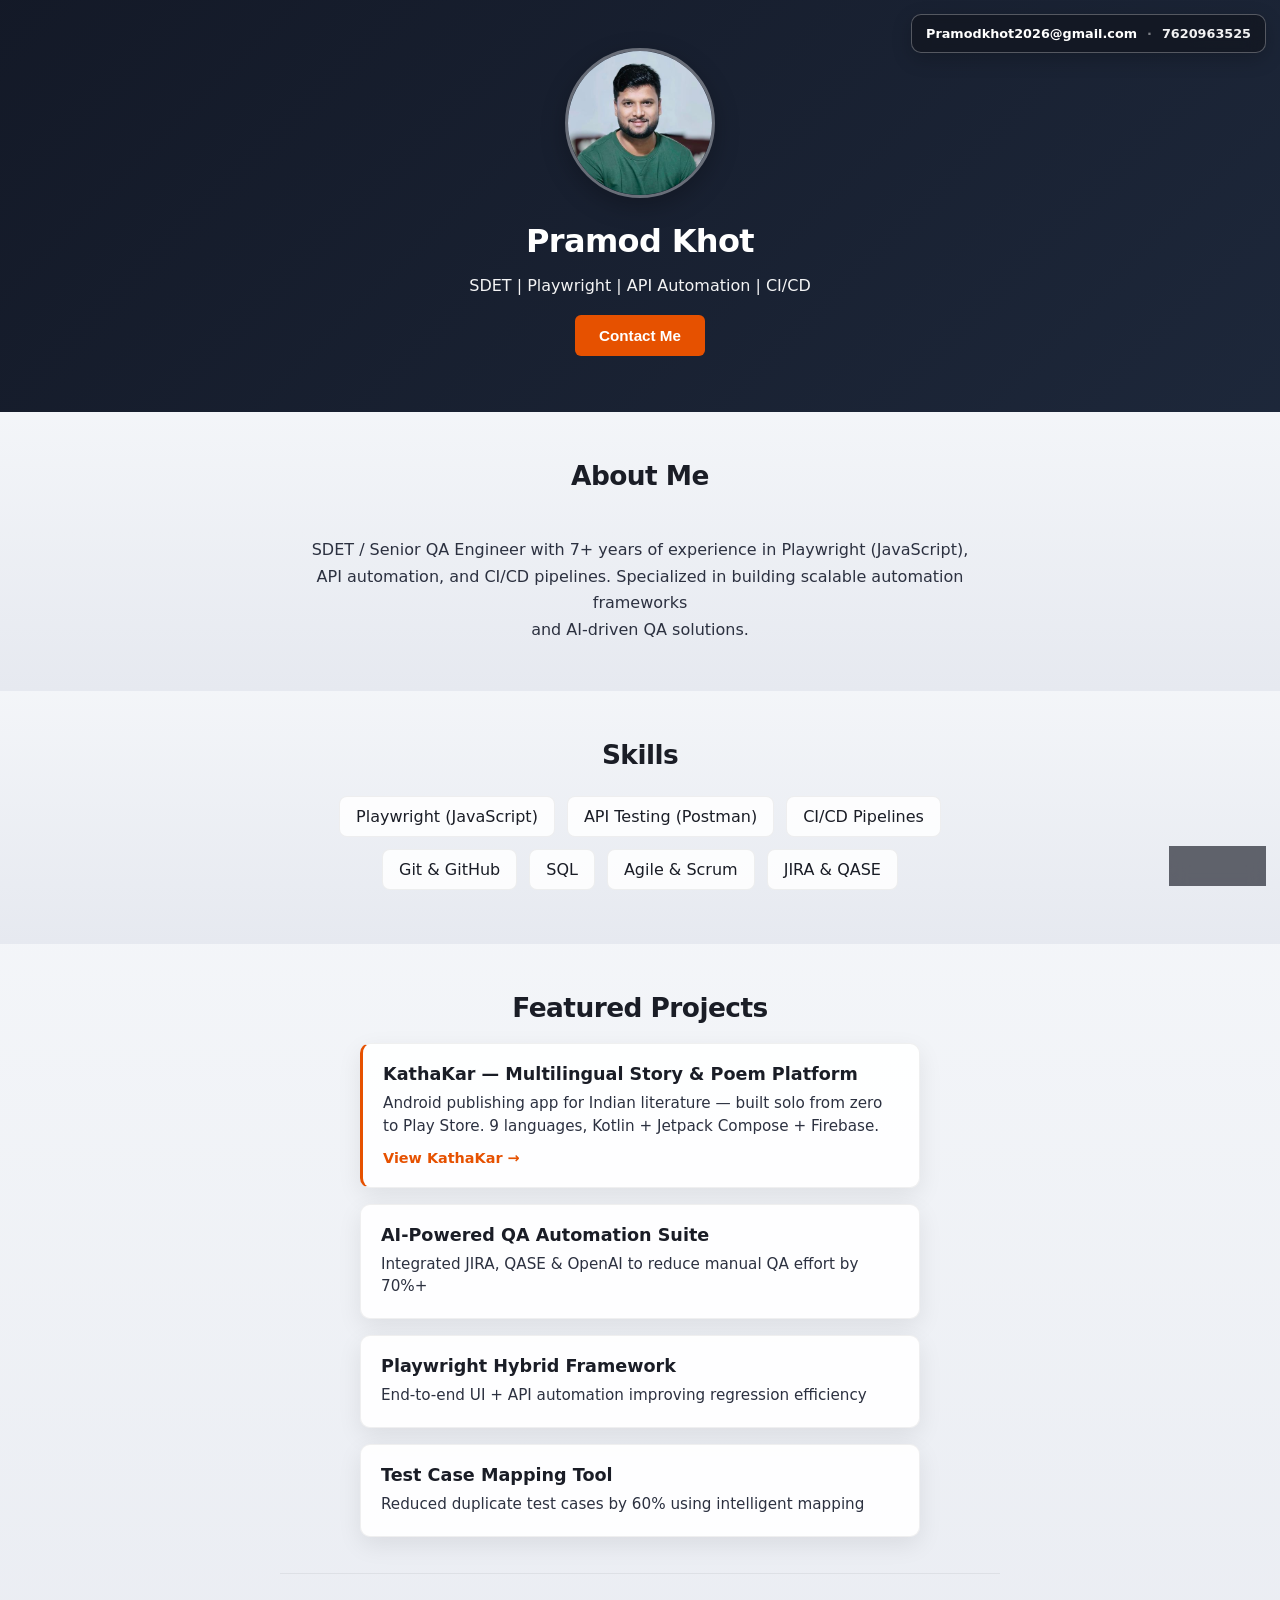
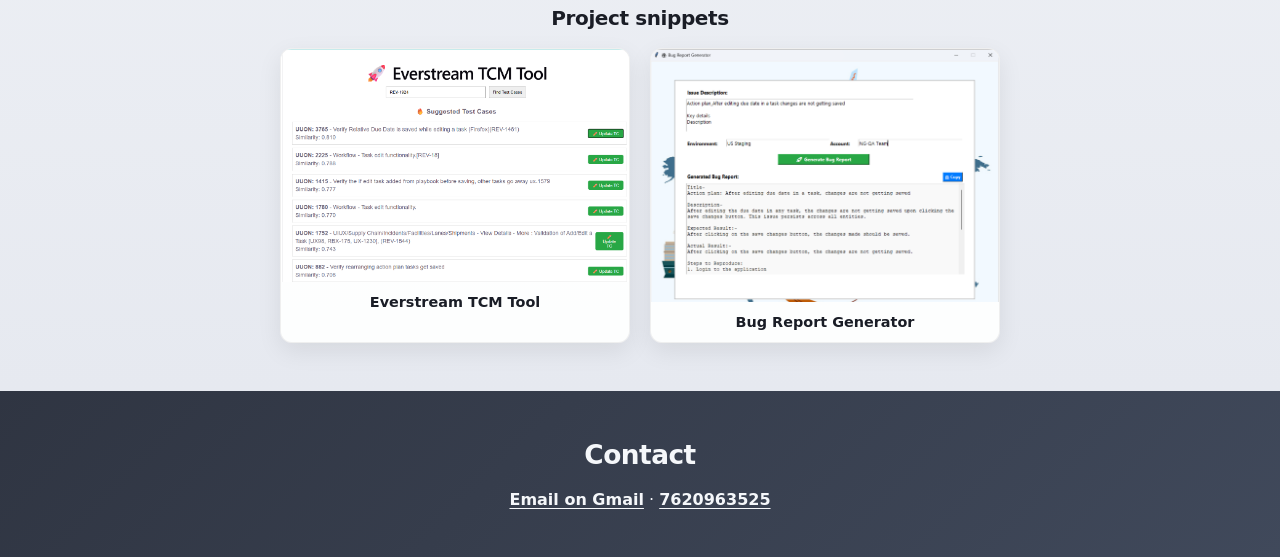
<file: index.html>
<!DOCTYPE html>
<html lang="en" data-theme="light">
<head>
  <meta charset="UTF-8">
  <meta name="viewport" content="width=device-width, initial-scale=1.0">
  <title>Pramod Khot | QA Automation Engineer</title>
  <link rel="stylesheet" href="style.css">
</head>
<body>

<div class="top-contact" aria-label="Quick contact">
  <a
    class="top-contact__email"
    href="https://mail.google.com/mail/?view=cm&amp;fs=1&amp;to=Pramodkhot2026@gmail.com"
    target="_blank"
    rel="noopener noreferrer"
  >Pramodkhot2026@gmail.com</a>
  <span class="top-contact__sep" aria-hidden="true">·</span>
  <a class="top-contact__phone" href="tel:+917620963525">7620963525</a>
</div>

<header class="hero">
  <div class="container">
    <img src="profile.jpg" alt="Profile" class="profile-img">
    <h1>Pramod Khot</h1>
    <p>SDET | Playwright | API Automation | CI/CD</p>
    <button type="button" onclick="showContact()">Contact Me</button>
  </div>
</header>

<section class="about section-panel">
  <div class="section-panel__inner">
    <h2>About Me</h2>
    <p id="about-text"></p>
  </div>
</section>

<section class="skills section-panel">
  <div class="section-panel__inner">
    <h2>Skills</h2>
    <ul id="skills-list"></ul>
  </div>
</section>

<section class="projects section-panel">
  <div class="section-panel__inner">
    <h2>Featured Projects</h2>
    <div class="project-card project-card--kathakar">
      <h3>KathaKar — Multilingual Story &amp; Poem Platform</h3>
      <p>Android publishing app for Indian literature — built solo from zero to Play Store. 9 languages, Kotlin + Jetpack Compose + Firebase.</p>
      <a href="kathakar.html" class="project-card__link">View KathaKar →</a>
    </div>

    <div class="project-card">
      <h3>AI-Powered QA Automation Suite</h3>
      <p>Integrated JIRA, QASE & OpenAI to reduce manual QA effort by 70%+</p>
    </div>

    <div class="project-card">
      <h3>Playwright Hybrid Framework</h3>
      <p>End-to-end UI + API automation improving regression efficiency</p>
    </div>

    <div class="project-card">
      <h3>Test Case Mapping Tool</h3>
      <p>Reduced duplicate test cases by 60% using intelligent mapping</p>
    </div>

    <div class="project-snippets">
      <h3 class="project-snippets__title">Project snippets</h3>
      <div class="project-snippets__grid">
        <figure class="project-snippet">
          <img
            src="TCM.png"
            loading="lazy"
            decoding="async"
            alt="Everstream TCM Tool: search and suggested test cases with similarity scores"
          >
          <figcaption>Everstream TCM Tool</figcaption>
        </figure>
        <figure class="project-snippet">
          <img
            src="bugGEn.png"
            loading="lazy"
            decoding="async"
            alt="Bug Report Generator: issue fields and generated bug report output"
          >
          <figcaption>Bug Report Generator</figcaption>
        </figure>
      </div>
    </div>
  </div>
</section>

<section class="contact section-panel" id="contact">
  <div class="section-panel__inner">
    <h2>Contact</h2>
    <p class="contact__links">
      <a
        href="https://mail.google.com/mail/?view=cm&amp;fs=1&amp;to=Pramodkhot2026@gmail.com"
        target="_blank"
        rel="noopener noreferrer"
      >Email on Gmail</a>
      <span class="contact__sep" aria-hidden="true"> · </span>
      <a href="tel:+917620963525">7620963525</a>
    </p>
  </div>
</section>

<button type="button" class="theme-toggle" id="theme-toggle" aria-label="Switch to night mode" title="Day / night">
  <span class="theme-toggle__icon" aria-hidden="true">☀</span>
  <span class="theme-toggle__label">Night</span>
</button>

<script src="script.js"></script>
</body>
</html>
<!-- Fri Jun 26 15:22:40 IST 2026 -->
</file>
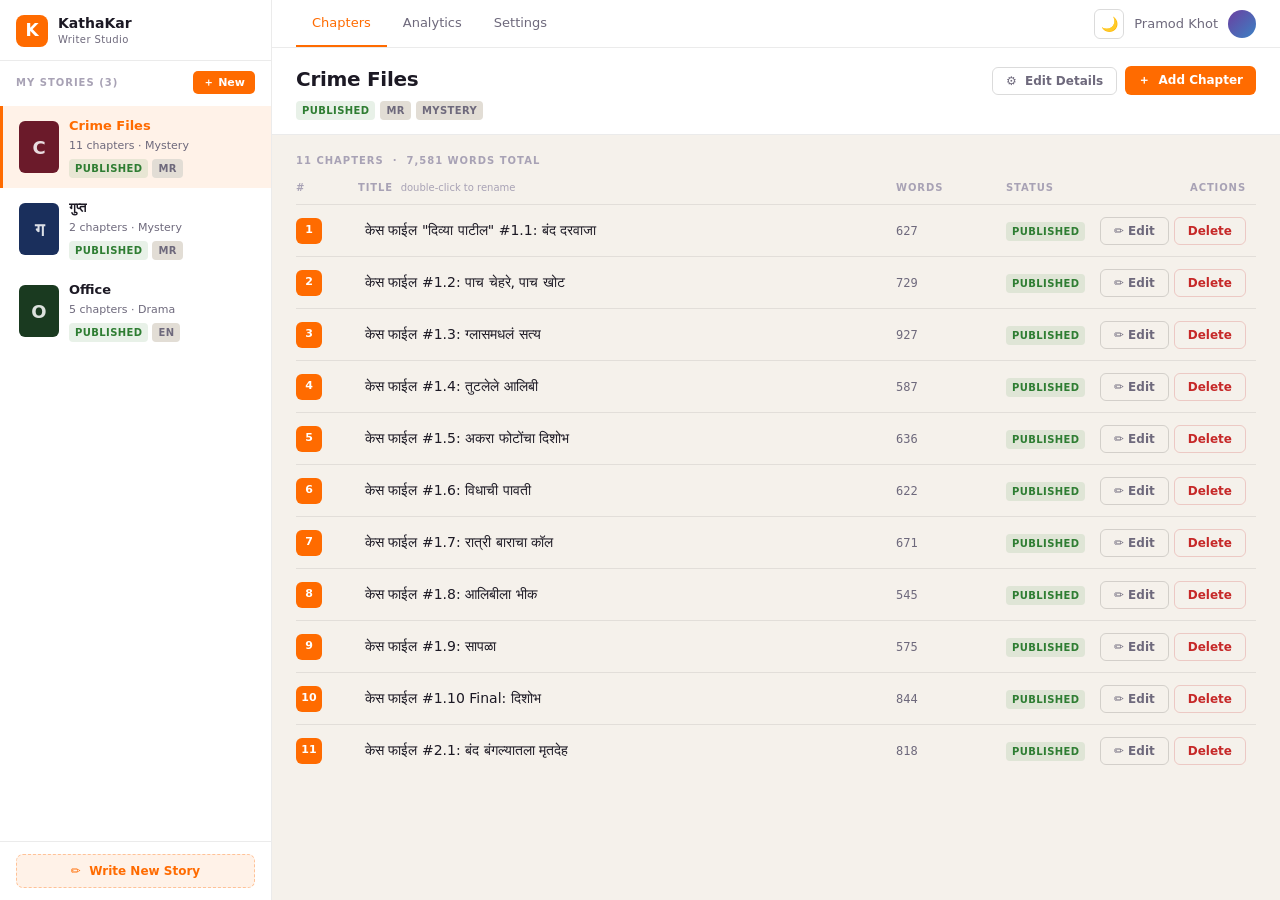
<file: writer-dashboard.html>
<!DOCTYPE html>
<html lang="en">
<head>
<meta charset="UTF-8">
<meta name="viewport" content="width=device-width, initial-scale=1.0">
<title>KathaKar — Writer Studio</title>
<style>
/* ── TOKENS ─────────────────────────────── */
:root {
  --bg:          #F5F1EB;
  --surface:     #FFFFFF;
  --surface-2:   #EDE9E2;
  --surface-3:   #E2DDD5;
  --text:        #1C1924;
  --muted:       #6E697C;
  --subtle:      #A8A2B5;
  --accent:      #FF6B00;
  --accent-hi:   #FF7D1A;
  --accent-dim:  rgba(255,107,0,0.09);
  --accent-dim2: rgba(255,107,0,0.17);
  --border:      rgba(0,0,0,0.08);
  --border-hi:   rgba(0,0,0,0.14);
  --green:       #2E7D32;
  --green-dim:   rgba(46,125,50,0.11);
  --red:         #C62828;
  --red-dim:     rgba(198,40,40,0.09);
  --shadow-sm:   0 1px 3px rgba(0,0,0,0.10), 0 1px 2px rgba(0,0,0,0.06);
  --sidebar:     272px;
}
@media (prefers-color-scheme: dark) {
  :root {
    --bg:        #0E0E12;
    --surface:   #17171C;
    --surface-2: #1F1F28;
    --surface-3: #272733;
    --text:      #F0EDE8;
    --muted:     #8B8799;
    --subtle:    #5A5768;
    --border:    rgba(255,255,255,0.07);
    --border-hi: rgba(255,255,255,0.13);
    --green:     #4CAF50;
    --green-dim: rgba(76,175,80,0.13);
    --red:       #EF5350;
    --red-dim:   rgba(239,83,80,0.12);
    --shadow-sm: 0 1px 3px rgba(0,0,0,0.4), 0 1px 2px rgba(0,0,0,0.3);
  }
}
:root[data-theme="light"] {
  --bg:#F5F1EB; --surface:#FFFFFF; --surface-2:#EDE9E2; --surface-3:#E2DDD5;
  --text:#1C1924; --muted:#6E697C; --subtle:#A8A2B5;
  --border:rgba(0,0,0,0.08); --border-hi:rgba(0,0,0,0.14);
  --green:#2E7D32; --green-dim:rgba(46,125,50,0.11);
  --red:#C62828; --red-dim:rgba(198,40,40,0.09);
  --shadow-sm:0 1px 3px rgba(0,0,0,0.10),0 1px 2px rgba(0,0,0,0.06);
}
:root[data-theme="dark"] {
  --bg:#0E0E12; --surface:#17171C; --surface-2:#1F1F28; --surface-3:#272733;
  --text:#F0EDE8; --muted:#8B8799; --subtle:#5A5768;
  --border:rgba(255,255,255,0.07); --border-hi:rgba(255,255,255,0.13);
  --green:#4CAF50; --green-dim:rgba(76,175,80,0.13);
  --red:#EF5350; --red-dim:rgba(239,83,80,0.12);
  --shadow-sm:0 1px 3px rgba(0,0,0,0.4),0 1px 2px rgba(0,0,0,0.3);
}

/* ── RESET ──────────────────────────────── */
*,*::before,*::after { box-sizing:border-box; margin:0; padding:0 }
html,body { height:100%; overflow:hidden }
body {
  font-family: system-ui, -apple-system, BlinkMacSystemFont, 'Segoe UI', sans-serif;
  background: var(--bg); color: var(--text);
  font-size: 14px; line-height: 1.5;
  -webkit-font-smoothing: antialiased;
  transition: background-color .25s, color .25s;
}

/* ── APP SHELL ──────────────────────────── */
.app { display:flex; height:100vh }

/* ── SIDEBAR ────────────────────────────── */
.sidebar {
  width: var(--sidebar); flex-shrink:0;
  background: var(--surface); border-right: 1px solid var(--border);
  display:flex; flex-direction:column; overflow:hidden;
  transition: background .25s, border-color .25s;
}
.sidebar-logo {
  display:flex; align-items:center; gap:10px;
  padding:15px 16px 13px; border-bottom:1px solid var(--border); flex-shrink:0;
}
.logo-box {
  width:32px; height:32px; border-radius:8px; background:var(--accent);
  color:#fff; font-size:17px; font-weight:900;
  display:flex; align-items:center; justify-content:center; flex-shrink:0;
}
.logo-text { font-size:14px; font-weight:700; line-height:1.2 }
.logo-sub  { font-size:10px; color:var(--muted); letter-spacing:.04em }
.sidebar-head {
  display:flex; align-items:center; justify-content:space-between;
  padding:10px 16px 8px; flex-shrink:0;
}
.sidebar-label {
  font-size:10px; font-weight:700; letter-spacing:.1em;
  text-transform:uppercase; color:var(--subtle);
}
.btn-new {
  display:inline-flex; align-items:center; gap:3px;
  padding:4px 10px; background:var(--accent); color:#fff;
  border:none; border-radius:5px; font-size:11px; font-weight:700;
  cursor:pointer; font-family:inherit; transition:background .15s;
}
.btn-new:hover { background:var(--accent-hi) }
.story-list { flex:1; overflow-y:auto; padding:4px 0 }
.story-item {
  display:flex; align-items:center; gap:10px; padding:10px 16px;
  cursor:pointer; border-left:3px solid transparent;
  transition:background .12s, border-color .12s;
}
.story-item:hover  { background:var(--surface-2) }
.story-item.active { background:var(--accent-dim); border-left-color:var(--accent) }
.story-cover {
  width:40px; height:52px; border-radius:6px; flex-shrink:0;
  display:flex; align-items:center; justify-content:center;
  font-size:18px; font-weight:900; color:rgba(255,255,255,.85);
}
.story-info { min-width:0 }
.story-name {
  font-size:13px; font-weight:600;
  white-space:nowrap; overflow:hidden; text-overflow:ellipsis; color:var(--text);
}
.story-item.active .story-name { color:var(--accent) }
.story-meta  { font-size:11px; color:var(--muted); margin-top:2px }
.story-pills { display:flex; gap:4px; margin-top:5px; flex-wrap:wrap }
.badge {
  display:inline-flex; align-items:center;
  padding:2px 6px; border-radius:4px;
  font-size:10px; font-weight:700; letter-spacing:.04em; text-transform:uppercase;
  font-variant-numeric:tabular-nums;
}
.b-pub   { background:var(--green-dim); color:var(--green) }
.b-draft { background:var(--surface-3); color:var(--muted) }
.b-lang  { background:var(--surface-3); color:var(--muted) }
.b-genre { background:var(--surface-3); color:var(--muted) }
.sidebar-foot { padding:12px 16px; border-top:1px solid var(--border); flex-shrink:0 }
.btn-write {
  width:100%; padding:9px;
  background:var(--accent-dim); border:1.5px dashed rgba(255,107,0,.35);
  color:var(--accent); border-radius:7px; font-size:12px; font-weight:600;
  cursor:pointer; font-family:inherit; transition:background .15s;
}
.btn-write:hover { background:var(--accent-dim2) }

/* ── MAIN ───────────────────────────────── */
.main { flex:1; display:flex; flex-direction:column; overflow:hidden; min-width:0 }
.topbar {
  display:flex; align-items:center; justify-content:space-between;
  padding:0 24px; border-bottom:1px solid var(--border);
  flex-shrink:0; height:48px; background:var(--surface);
}
.topbar-tabs { display:flex; height:100% }
.tab {
  display:flex; align-items:center; padding:0 16px;
  font-size:13px; font-weight:500; color:var(--muted); cursor:pointer;
  border-bottom:2px solid transparent; transition:color .15s, border-color .15s;
}
.tab:hover { color:var(--text) }
.tab.active { color:var(--accent); border-bottom-color:var(--accent) }
.topbar-right { display:flex; align-items:center; gap:10px; color:var(--muted); font-size:13px }
.theme-btn {
  width:30px; height:30px; display:flex; align-items:center; justify-content:center;
  background:transparent; border:1px solid var(--border-hi); border-radius:6px;
  cursor:pointer; font-size:14px; color:var(--muted); transition:background .15s, color .15s;
}
.theme-btn:hover { background:var(--surface-2); color:var(--text) }
.topbar-avatar { width:28px; height:28px; border-radius:50%; background:linear-gradient(135deg,#6B3FA0,#3B82C4) }
.story-header {
  display:flex; align-items:flex-start; justify-content:space-between;
  padding:16px 24px 14px; border-bottom:1px solid var(--border);
  flex-shrink:0; gap:16px; background:var(--surface);
}
.story-title { font-size:20px; font-weight:700; letter-spacing:-.3px; margin-bottom:7px; text-wrap:balance }
.story-badges { display:flex; gap:5px; flex-wrap:wrap; align-items:center }
.story-actions { display:flex; gap:8px; align-items:center; flex-shrink:0; padding-top:2px }
.btn {
  display:inline-flex; align-items:center; gap:5px; padding:6px 13px; border-radius:6px;
  font-size:12px; font-weight:600; cursor:pointer; font-family:inherit;
  transition:all .14s; border:none; white-space:nowrap;
}
.btn:focus-visible { outline:2px solid var(--accent); outline-offset:2px }
.btn-ghost  { background:transparent; color:var(--muted); border:1px solid var(--border-hi) }
.btn-ghost:hover { background:var(--surface-2); color:var(--text) }
.btn-primary { background:var(--accent); color:#fff }
.btn-primary:hover { background:var(--accent-hi) }
.btn-primary:disabled { background:var(--surface-3); color:var(--muted); cursor:not-allowed }
.btn-danger { background:transparent; color:var(--red); border:1px solid rgba(198,40,40,.2) }
.btn-danger:hover { background:var(--red-dim) }

/* ── CHAPTERS AREA ──────────────────────── */
.chapters-area { flex:1; overflow-y:auto; padding:18px 24px 48px; background:var(--bg) }
.ch-count {
  font-size:10px; font-weight:700; letter-spacing:.1em; text-transform:uppercase;
  color:var(--subtle); margin-bottom:12px;
}
.ch-table-wrap { overflow-x:auto }
table { width:100%; border-collapse:collapse; table-layout:fixed }
col.col-num     { width:52px }
col.col-title   { width:auto }
col.col-words   { width:110px }
col.col-status  { width:100px }
col.col-actions { width:160px }
thead th {
  text-align:left; font-size:10px; font-weight:700;
  letter-spacing:.09em; text-transform:uppercase; color:var(--subtle);
  padding:0 10px 9px; border-bottom:1px solid var(--border); white-space:nowrap;
}
thead th:first-child { padding-left:0 }
thead th.th-actions { text-align:right }
tbody tr { border-bottom:1px solid var(--border); transition:background .11s }
tbody tr:last-child  { border-bottom:none }
tbody tr:hover       { background:var(--surface-2) }
tbody tr.is-editing  { background:rgba(255,107,0,.06) }
tbody tr.flash-saved { background:rgba(76,175,80,.09); transition:background .1s }
td { padding:11px 10px; vertical-align:middle }
td:first-child { padding-left:0 }
.ch-num {
  width:26px; height:26px; border-radius:6px; background:var(--accent);
  color:#fff; font-size:11px; font-weight:800;
  display:flex; align-items:center; justify-content:center;
  font-variant-numeric:tabular-nums;
}
.ch-title-text {
  display:inline-block; padding:3px 6px; border-radius:4px;
  border:1px solid transparent; cursor:default; word-break:break-word;
  transition:border-color .12s, background .12s; max-width:100%;
}
tr:hover .ch-title-text { border-color:var(--border-hi); background:var(--surface-3) }
.ch-title-hint {
  font-size:10px; color:var(--subtle); margin-left:5px; opacity:0;
  transition:opacity .12s; user-select:none;
}
tr:hover .ch-title-hint { opacity:1 }
.ch-title-input {
  display:none; width:100%; background:var(--surface-3);
  border:1.5px solid var(--accent); border-radius:4px; color:var(--text);
  font-size:14px; padding:3px 8px; outline:none; font-family:inherit;
  box-shadow:0 0 0 3px rgba(255,107,0,.13);
}
.ch-words {
  color:var(--muted); font-size:12px;
  font-family:ui-monospace,'Cascadia Code',monospace;
  font-variant-numeric:tabular-nums; white-space:nowrap;
}
.ch-file-tag {
  display:inline-flex; align-items:center; gap:3px;
  font-size:10px; color:var(--green); font-weight:600;
  background:var(--green-dim); padding:1px 5px; border-radius:3px;
  max-width:90px; overflow:hidden; text-overflow:ellipsis; white-space:nowrap;
  vertical-align:middle; margin-left:4px;
}
.ch-actions-cell { display:flex; gap:5px; justify-content:flex-end }

/* ── ADD ROW ────────────────────────────── */
.add-row { display:none }
.add-row.open { display:table-row; background:rgba(255,107,0,.04) }
.add-row td { padding:10px 10px; vertical-align:top }
.add-row td:first-child { padding-left:0; vertical-align:middle }
.add-input {
  width:100%; background:var(--surface-3); border:1.5px solid var(--accent);
  border-radius:4px; color:var(--text); font-size:14px; padding:5px 9px;
  outline:none; font-family:inherit; box-shadow:0 0 0 3px rgba(255,107,0,.12);
}
.add-shortcut-hint { font-size:10px; color:var(--subtle); margin-top:4px }

/* Upload area */
.upload-area {
  display:flex; flex-direction:column; gap:5px;
}
.upload-row { display:flex; align-items:center; gap:8px; flex-wrap:wrap }
.upload-label {
  display:inline-flex; align-items:center; gap:5px;
  padding:5px 11px;
  background:var(--surface-3);
  border:1.5px dashed var(--border-hi);
  border-radius:6px;
  font-size:11px; font-weight:600; color:var(--muted);
  cursor:pointer; white-space:nowrap; user-select:none;
  transition:all .14s;
}
.upload-label:hover {
  background:var(--accent-dim);
  border-color:rgba(255,107,0,.4);
  color:var(--accent);
}
.upload-label.has-file {
  background:var(--green-dim);
  border-color:var(--green);
  border-style:solid;
  color:var(--green);
}
.accepted-types {
  font-size:10px; color:var(--subtle);
  letter-spacing:.02em; line-height:1.4;
}
.accepted-types strong { color:var(--muted); font-weight:600 }
.file-selected-row {
  display:none; align-items:center; gap:6px;
  padding:4px 8px; border-radius:5px;
  background:var(--green-dim); border:1px solid var(--green);
}
.file-selected-row.visible { display:flex }
.file-sel-name {
  font-size:11px; font-weight:600; color:var(--green);
  white-space:nowrap; overflow:hidden; text-overflow:ellipsis;
  max-width:140px;
}
.file-clear {
  background:none; border:none; color:var(--green); font-size:14px;
  cursor:pointer; padding:0 1px; line-height:1; opacity:.7;
  transition:opacity .12s, color .12s; flex-shrink:0;
}
.file-clear:hover { opacity:1; color:var(--red) }
.add-btns-cell { display:flex; gap:5px; justify-content:flex-end; align-items:flex-start; padding-top:3px }

/* Upload progress overlay */
.db-saving-row {
  display:none; align-items:center; gap:6px;
  font-size:11px; color:var(--accent); font-weight:500;
}
.db-saving-row.visible { display:flex }
.spinner {
  width:12px; height:12px; border-radius:50%;
  border:2px solid var(--accent-dim2); border-top-color:var(--accent);
  animation:spin .7s linear infinite; flex-shrink:0;
}
@keyframes spin { to { transform:rotate(360deg) } }

/* Empty state */
.empty { text-align:center; padding:80px 24px; color:var(--muted) }
.empty-icon  { font-size:48px; opacity:.3; margin-bottom:14px }
.empty-title { font-size:15px; font-weight:500; margin-bottom:5px }
.empty-sub   { font-size:12px; color:var(--subtle) }

/* Toast */
.toast {
  position:fixed; bottom:20px; left:50%;
  transform:translateX(-50%) translateY(10px);
  background:var(--surface-3); color:var(--text);
  padding:8px 16px; border-radius:7px;
  font-size:12px; font-weight:500; opacity:0;
  transition:opacity .2s, transform .2s; pointer-events:none; z-index:999;
  border:1px solid var(--border-hi); white-space:nowrap;
  box-shadow:var(--shadow-sm);
}
.toast.show { opacity:1; transform:translateX(-50%) translateY(0) }
.toast.t-ok  { border-left:3px solid var(--green) }
.toast.t-err { border-left:3px solid var(--red) }
.toast.t-info{ border-left:3px solid var(--accent) }

/* Scrollbar */
::-webkit-scrollbar { width:5px; height:5px }
::-webkit-scrollbar-thumb { background:var(--border-hi); border-radius:3px }
::-webkit-scrollbar-track { background:transparent }
@media (prefers-reduced-motion: reduce) {
  *,*::before,*::after { transition-duration:.01ms !important; animation-duration:.01ms !important }
}
</style>
</head>
<body>

<div class="app">

  <!-- ── SIDEBAR ──────────────────────────── -->
  <aside class="sidebar">
    <div class="sidebar-logo">
      <div class="logo-box">K</div>
      <div>
        <div class="logo-text">KathaKar</div>
        <div class="logo-sub">Writer Studio</div>
      </div>
    </div>
    <div class="sidebar-head">
      <span class="sidebar-label">My Stories <span id="story-count" style="color:var(--subtle)"></span></span>
      <button class="btn-new" onclick="showToast('New story flow — coming soon','info')">＋ New</button>
    </div>
    <div class="story-list" id="story-list"></div>
    <div class="sidebar-foot">
      <button class="btn-write" onclick="showToast('Opening story editor…','info')">
        ✏&nbsp; Write New Story
      </button>
    </div>
  </aside>

  <!-- ── MAIN ─────────────────────────────── -->
  <main class="main">
    <div class="topbar">
      <div class="topbar-tabs">
        <div class="tab active">Chapters</div>
        <div class="tab" onclick="showToast('Analytics — coming soon','info')">Analytics</div>
        <div class="tab" onclick="showToast('Settings — coming soon','info')">Settings</div>
      </div>
      <div class="topbar-right">
        <button class="theme-btn" id="theme-btn" title="Toggle theme" aria-label="Toggle theme">☀</button>
        <span>Pramod Khot</span>
        <div class="topbar-avatar"></div>
      </div>
    </div>

    <div class="story-header" id="story-header">
      <div>
        <div class="story-title" id="story-title">Select a story</div>
        <div class="story-badges" id="story-badges"></div>
      </div>
      <div class="story-actions" id="story-actions" style="display:none">
        <button class="btn btn-ghost" onclick="showToast('Story details panel — coming soon','info')">
          ⚙&nbsp; Edit Details
        </button>
        <button class="btn btn-primary" id="btn-add">
          ＋&nbsp; Add Chapter
        </button>
      </div>
    </div>

    <div class="chapters-area" id="chapters-area">
      <div class="empty">
        <div class="empty-icon">📖</div>
        <div class="empty-title">Select a story from the sidebar</div>
        <div class="empty-sub">to view and manage its chapters</div>
      </div>
    </div>
  </main>
</div>

<div class="toast" id="toast-el"></div>

<script>
/* ── DATA ────────────────────────────────── */
const stories = [
  {
    id:1, title:'Crime Files', status:'published',
    genre:'Mystery', lang:'mr', color:'#6B1A2A',
    chapters:[
      {id:101,title:'केस फाईल "दिव्या पाटील" #1.1: बंद दरवाजा',words:627,status:'published',file:null},
      {id:102,title:'केस फाईल #1.2: पाच चेहरे, पाच खोट',words:729,status:'published',file:null},
      {id:103,title:'केस फाईल #1.3: ग्लासमधलं सत्य',words:927,status:'published',file:null},
      {id:104,title:'केस फाईल #1.4: तुटलेले आलिबी',words:587,status:'published',file:null},
      {id:105,title:'केस फाईल #1.5: अकरा फोटोंचा दिशोभ',words:636,status:'published',file:null},
      {id:106,title:'केस फाईल #1.6: विधाची पावती',words:622,status:'published',file:null},
      {id:107,title:'केस फाईल #1.7: रात्री बाराचा कॉल',words:671,status:'published',file:null},
      {id:108,title:'केस फाईल #1.8: आलिबीला भीक',words:545,status:'published',file:null},
      {id:109,title:'केस फाईल #1.9: सापळा',words:575,status:'published',file:null},
      {id:110,title:'केस फाईल #1.10 Final: दिशोभ',words:844,status:'published',file:null},
      {id:111,title:'केस फाईल #2.1: बंद बंगल्यातला मृतदेह',words:818,status:'published',file:null},
    ]
  },
  {
    id:2, title:'गुप्त', status:'published',
    genre:'Mystery', lang:'mr', color:'#1A2F5C',
    chapters:[
      {id:201,title:'अध्याय १: रहस्य सुरू होतं',words:450,status:'published',file:null},
      {id:202,title:'अध्याय २: खुलासा',words:520,status:'published',file:null},
    ]
  },
  {
    id:3, title:'Office', status:'published',
    genre:'Drama', lang:'en', color:'#1A3A20',
    chapters:[
      {id:301,title:'Chapter 1: New Beginnings',words:612,status:'published',file:null},
      {id:302,title:'Chapter 2: The Meeting',words:734,status:'published',file:null},
      {id:303,title:'Chapter 3: Office Politics',words:891,status:'published',file:null},
      {id:304,title:'Chapter 4: The Conflict',words:445,status:'published',file:null},
      {id:305,title:'Chapter 5: Resolution',words:678,status:'published',file:null},
    ]
  }
];

let activeId    = null;
let editingId   = null;
let editOrig    = '';
let nextId      = 900;
let addOpen     = false;
let selectedFile = null;

/* ── THEME ───────────────────────────────── */
(function initTheme() {
  const saved = localStorage.getItem('kk-theme');
  const prefersDark = window.matchMedia('(prefers-color-scheme: dark)').matches;
  applyTheme(saved || (prefersDark ? 'dark' : 'light'));
})();

function applyTheme(t) {
  document.documentElement.setAttribute('data-theme', t);
  const btn = document.getElementById('theme-btn');
  if (btn) btn.textContent = t === 'dark' ? '☀' : '🌙';
  try { localStorage.setItem('kk-theme', t) } catch(_){}
}
document.getElementById('theme-btn').addEventListener('click', () => {
  const cur = document.documentElement.getAttribute('data-theme') || 'light';
  applyTheme(cur === 'dark' ? 'light' : 'dark');
});

/* ── SIDEBAR ─────────────────────────────── */
function renderSidebar() {
  document.getElementById('story-count').textContent = `(${stories.length})`;
  document.getElementById('story-list').innerHTML = stories.map(s => `
    <div class="story-item ${s.id===activeId?'active':''}" onclick="selectStory(${s.id})">
      <div class="story-cover" style="background:${s.color}">${s.title[0]}</div>
      <div class="story-info">
        <div class="story-name">${esc(s.title)}</div>
        <div class="story-meta">${s.chapters.length} chapter${s.chapters.length!==1?'s':''} &middot; ${s.genre}</div>
        <div class="story-pills">
          <span class="badge b-pub">${s.status}</span>
          <span class="badge b-lang">${s.lang.toUpperCase()}</span>
        </div>
      </div>
    </div>`).join('');
}

/* ── SELECT STORY ────────────────────────── */
function selectStory(id) {
  if (editingId !== null) finishEdit(editingId, true);
  activeId = id; addOpen = false; selectedFile = null;
  renderSidebar(); renderMain();
}

/* ── MAIN PANEL ──────────────────────────── */
function renderMain() {
  const s = stories.find(x => x.id === activeId);
  if (!s) return;

  document.getElementById('story-title').textContent = s.title;
  document.getElementById('story-actions').style.display = 'flex';
  document.getElementById('story-badges').innerHTML =
    `<span class="badge b-pub">${s.status}</span>
     <span class="badge b-lang">${s.lang.toUpperCase()}</span>
     <span class="badge b-genre">${s.genre}</span>`;

  const totalWords = s.chapters.reduce((a,c) => a + c.words, 0);
  document.getElementById('btn-add').onclick = openAddRow;

  document.getElementById('chapters-area').innerHTML = `
    <div class="ch-count">${s.chapters.length} chapter${s.chapters.length!==1?'s':''} &nbsp;&middot;&nbsp; ${totalWords.toLocaleString()} words total</div>
    <div class="ch-table-wrap">
      <table>
        <colgroup>
          <col class="col-num">
          <col class="col-title">
          <col class="col-words">
          <col class="col-status">
          <col class="col-actions">
        </colgroup>
        <thead>
          <tr>
            <th>#</th>
            <th>Title
              <span style="font-weight:400;color:var(--subtle);font-size:10px;letter-spacing:0;text-transform:none">&nbsp;double-click to rename</span>
            </th>
            <th>Words</th>
            <th>Status</th>
            <th class="th-actions">Actions</th>
          </tr>
        </thead>
        <tbody id="ch-body">
          ${s.chapters.map((ch,i) => rowHTML(ch, i+1)).join('')}
        </tbody>
        <tfoot>
          <tr class="add-row ${addOpen?'open':''}" id="add-row">
            <td style="vertical-align:middle">
              <div class="ch-num" style="background:var(--surface-3);color:var(--subtle)">+</div>
            </td>
            <td>
              <input class="add-input" id="add-input" placeholder="New chapter title…">
              <div class="add-shortcut-hint">Enter to save &nbsp;·&nbsp; Esc to cancel</div>
            </td>
            <td colspan="2">
              <div class="upload-area">
                <div class="upload-row">
                  <label class="upload-label" id="upload-label" for="ch-file-input" title="Attach a chapter file">
                    📎 <span id="upload-label-text">Attach file</span>
                  </label>
                  <input type="file" id="ch-file-input"
                         accept=".txt,.doc,.docx,.pdf,.rtf,.md"
                         style="display:none">
                </div>
                <div class="file-selected-row" id="file-selected-row">
                  <span>✓</span>
                  <span class="file-sel-name" id="file-sel-name"></span>
                  <button class="file-clear" onclick="clearFile()" title="Remove file">×</button>
                </div>
                <div class="accepted-types">
                  <strong>Accepted:</strong>&nbsp; .txt &nbsp;.doc &nbsp;.docx &nbsp;.pdf &nbsp;.rtf &nbsp;.md
                </div>
                <div class="db-saving-row" id="db-saving-row">
                  <div class="spinner"></div>
                  <span id="db-saving-text">Saving to database…</span>
                </div>
              </div>
            </td>
            <td>
              <div class="add-btns-cell">
                <button class="btn btn-ghost" onclick="closeAddRow()">Cancel</button>
                <button class="btn btn-primary" id="add-confirm-btn" onclick="saveNewChapter()">Add</button>
              </div>
            </td>
          </tr>
        </tfoot>
      </table>
    </div>`;

  const addInp = document.getElementById('add-input');
  if (addInp) {
    if (addOpen) addInp.focus();
    addInp.addEventListener('keydown', e => {
      if (e.key === 'Enter')  { e.preventDefault(); saveNewChapter() }
      if (e.key === 'Escape') closeAddRow();
    });
  }

  const fileInput = document.getElementById('ch-file-input');
  if (fileInput) {
    fileInput.addEventListener('change', e => {
      const file = e.target.files[0] || null;
      selectedFile = file;
      refreshUploadUI();
    });
  }

  if (addOpen && selectedFile) refreshUploadUI();

  bindChapterEvents();
}

/* ── UPLOAD UI STATE ─────────────────────── */
function refreshUploadUI() {
  const lbl     = document.getElementById('upload-label');
  const lblTxt  = document.getElementById('upload-label-text');
  const selRow  = document.getElementById('file-selected-row');
  const selName = document.getElementById('file-sel-name');
  if (!lbl || !lblTxt) return;

  if (selectedFile) {
    const n = selectedFile.name;
    lblTxt.textContent = 'File attached';
    lbl.classList.add('has-file');
    if (selRow)  selRow.classList.add('visible');
    if (selName) selName.textContent = n.length > 28 ? n.slice(0,26)+'…' : n;
  } else {
    lblTxt.textContent = 'Attach file';
    lbl.classList.remove('has-file');
    if (selRow) selRow.classList.remove('visible');
    if (selName) selName.textContent = '';
  }
}

function clearFile() {
  selectedFile = null;
  const inp = document.getElementById('ch-file-input');
  if (inp) inp.value = '';
  refreshUploadUI();
}

/* ── EVENT DELEGATION ────────────────────── */
function bindChapterEvents() {
  const body = document.getElementById('ch-body');
  if (!body) return;
  body.addEventListener('dblclick', e => {
    const txt = e.target.closest('.ch-title-text');
    if (txt) startEdit(+txt.closest('tr').dataset.id);
  });
  body.addEventListener('click', e => {
    const eb = e.target.closest('[data-edit]');
    if (eb) {
      const s  = stories.find(x => x.id === activeId);
      const ch = s.chapters.find(c => c.id === +eb.dataset.edit);
      showToast(`Opening editor: "${ch.title.slice(0,50)}${ch.title.length>50?'…':''}"`, 'info');
      return;
    }
    const db = e.target.closest('[data-del]');
    if (db) deleteChapter(+db.dataset.del);
  });
}

/* ── INLINE EDIT ─────────────────────────── */
function startEdit(chId) {
  if (editingId !== null && editingId !== chId) finishEdit(editingId, true);
  const s  = stories.find(x => x.id === activeId);
  const ch = s.chapters.find(c => c.id === chId);
  editingId = chId; editOrig = ch.title;

  const txt = document.getElementById(`txt-${chId}`);
  const inp = document.getElementById(`inp-${chId}`);
  const row = document.getElementById(`row-${chId}`);
  txt.style.display = 'none'; inp.style.display = 'block';
  inp.value = ch.title; row.classList.add('is-editing');
  inp.focus(); inp.select();

  inp._kd = e => {
    if (e.key === 'Enter')  { e.preventDefault(); finishEdit(chId, false) }
    if (e.key === 'Escape') finishEdit(chId, true);
  };
  inp._bl = () => { if (editingId === chId) finishEdit(chId, false) };
  inp.addEventListener('keydown', inp._kd);
  inp.addEventListener('blur',    inp._bl);
}

function finishEdit(chId, cancel) {
  if (editingId !== chId) return;
  const inp = document.getElementById(`inp-${chId}`);
  const txt = document.getElementById(`txt-${chId}`);
  const row = document.getElementById(`row-${chId}`);
  if (!inp || !txt) { editingId = null; return }

  inp.removeEventListener('keydown', inp._kd);
  inp.removeEventListener('blur',    inp._bl);
  editingId = null;
  const newTitle = inp.value.trim();

  if (cancel || !newTitle || newTitle === editOrig) {
    txt.firstChild.textContent = editOrig;
    inp.style.display = 'none'; txt.style.display = '';
    row.classList.remove('is-editing');
    if (!cancel && !newTitle) showToast('Title cannot be empty — change cancelled', 'err');
    return;
  }

  const s  = stories.find(x => x.id === activeId);
  const ch = s.chapters.find(c => c.id === chId);
  ch.title = newTitle;
  txt.firstChild.textContent = newTitle;
  inp.style.display = 'none'; txt.style.display = '';
  row.classList.remove('is-editing');
  row.classList.add('flash-saved');
  setTimeout(() => row.classList.remove('flash-saved'), 1400);
  row.scrollIntoView({ behavior:'smooth', block:'nearest' });
  showToast(`Renamed in "${s.title}"`, 'ok');
}

/* ── DELETE ──────────────────────────────── */
function deleteChapter(chId) {
  const s  = stories.find(x => x.id === activeId);
  const ch = s.chapters.find(c => c.id === chId);
  if (!confirm(`Delete "${ch.title}"?\nThis cannot be undone.`)) return;
  s.chapters = s.chapters.filter(c => c.id !== chId);
  renderMain(); renderSidebar();
  showToast('Chapter deleted', 'err');
}

/* ── ADD CHAPTER ─────────────────────────── */
function openAddRow() {
  addOpen = true; selectedFile = null;
  renderMain();
  document.getElementById('add-input')?.focus();
  document.getElementById('add-row')?.scrollIntoView({ behavior:'smooth', block:'nearest' });
}

function closeAddRow() {
  addOpen = false; selectedFile = null;
  const row = document.getElementById('add-row');
  if (row) row.classList.remove('open');
}

function saveNewChapter() {
  const inp   = document.getElementById('add-input');
  const title = inp?.value?.trim();
  if (!title) { showToast('Enter a chapter title first', 'err'); inp?.focus(); return }

  const s = stories.find(x => x.id === activeId);
  const fileForSave = selectedFile;

  /* Disable inputs during save */
  const addBtn = document.getElementById('add-confirm-btn');
  if (addBtn) { addBtn.disabled = true; addBtn.textContent = fileForSave ? 'Uploading…' : 'Saving…' }
  if (inp) inp.disabled = true;

  const savingRow  = document.getElementById('db-saving-row');
  const savingText = document.getElementById('db-saving-text');
  if (savingRow) savingRow.classList.add('visible');
  if (savingText) savingText.textContent = fileForSave
    ? `Uploading "${fileForSave.name.length > 22 ? fileForSave.name.slice(0,20)+'…' : fileForSave.name}" to DB…`
    : 'Saving to database…';

  showToast(fileForSave ? `Uploading "${fileForSave.name}"…` : 'Saving chapter…', 'info');

  /* Simulate async DB write (700ms) */
  setTimeout(() => {
    const wordGuess = fileForSave ? Math.floor(300 + (fileForSave.size || 800) / 6) : 0;
    const ch = {
      id:++nextId, title,
      words: wordGuess,
      status:'draft',
      file: fileForSave ? fileForSave.name : null
    };
    s.chapters.push(ch);
    selectedFile = null; addOpen = false;
    renderMain(); renderSidebar();

    const newRow = document.getElementById(`row-${ch.id}`);
    if (newRow) {
      newRow.scrollIntoView({ behavior:'smooth', block:'nearest' });
      newRow.classList.add('flash-saved');
      setTimeout(() => newRow.classList.remove('flash-saved'), 1500);
    }
    showToast(
      fileForSave
        ? `"${fileForSave.name}" uploaded & saved to DB`
        : `Chapter added to "${s.title}"`,
      'ok'
    );
  }, 700);
}

/* ── ROW HTML ────────────────────────────── */
function rowHTML(ch, n) {
  const fileTag = ch.file
    ? `<span class="ch-file-tag" title="${escAttr(ch.file)}">📎 ${esc(ch.file.length>12?ch.file.slice(0,10)+'…':ch.file)}</span>`
    : '';
  return `
  <tr id="row-${ch.id}" data-id="${ch.id}">
    <td><div class="ch-num">${n}</div></td>
    <td>
      <span class="ch-title-text" id="txt-${ch.id}">${esc(ch.title)}<span class="ch-title-hint">✎ rename</span></span>
      <input class="ch-title-input" id="inp-${ch.id}" value="${escAttr(ch.title)}">
    </td>
    <td class="ch-words">${ch.words > 0 ? ch.words.toLocaleString() : '—'}${fileTag}</td>
    <td><span class="badge b-${ch.status==='published'?'pub':'draft'}">${ch.status}</span></td>
    <td>
      <div class="ch-actions-cell">
        <button class="btn btn-ghost" data-edit="${ch.id}">✏ Edit</button>
        <button class="btn btn-danger" data-del="${ch.id}">Delete</button>
      </div>
    </td>
  </tr>`;
}

/* ── TOAST ───────────────────────────────── */
let toastTimer;
function showToast(msg, type='ok') {
  const el = document.getElementById('toast-el');
  el.textContent = msg; el.className = `toast t-${type} show`;
  clearTimeout(toastTimer);
  toastTimer = setTimeout(() => el.classList.remove('show'), 3200);
}

/* ── HELPERS ─────────────────────────────── */
function esc(s)     { return s.replace(/&/g,'&amp;').replace(/</g,'&lt;').replace(/>/g,'&gt;') }
function escAttr(s) { return s.replace(/"/g,'&quot;') }

/* ── INIT ────────────────────────────────── */
renderSidebar();
selectStory(1);
</script>
</body>
</html>
</file>
<file: style.css>
/* Unsplash images — free to use per https://unsplash.com/license */

:root[data-theme="light"] {
  --body-bg: #e6e9ef;
  --text-heading: #1a1d26;
  --text-body: #2c3140;
  --card-bg: rgba(255, 255, 255, 0.92);
  --card-border: rgba(0, 0, 0, 0.06);
  --skill-bg: rgba(255, 255, 255, 0.85);
  --skill-text: #1a1d26;
  --btn-primary: #e65100;
  --btn-primary-hover: #ef6c00;
  --hero-overlay: linear-gradient(135deg, rgba(18, 24, 38, 0.82) 0%, rgba(30, 42, 62, 0.75) 100%);
  --panel-overlay: linear-gradient(180deg, rgba(245, 247, 250, 0.88) 0%, rgba(230, 233, 240, 0.92) 100%);
  --contact-overlay: linear-gradient(135deg, rgba(22, 28, 42, 0.88) 0%, rgba(35, 45, 65, 0.85) 100%);
  --contact-text: #f5f7fa;
  --shadow-card: 0 8px 24px rgba(0, 0, 0, 0.08);
  --bg-hero: url("https://images.unsplash.com/photo-1497366216548-37526070297c?auto=format&fit=crop&w=1920&q=80");
  --bg-about: url("https://images.unsplash.com/photo-1556761175-5973dc0af32d?auto=format&fit=crop&w=1920&q=80");
  --bg-skills: url("https://images.unsplash.com/photo-1517694712202-3dd3e3b33395?auto=format&fit=crop&w=1920&q=80");
  --bg-projects: url("https://images.unsplash.com/photo-1522071820081-009f0129c71c?auto=format&fit=crop&w=1920&q=80");
  --bg-contact: url("https://images.unsplash.com/photo-1521791136064-7986c2920226?auto=format&fit=crop&w=1920&q=80");
}

:root[data-theme="dark"] {
  --body-bg: #0d0f14;
  --text-heading: #f0f2f7;
  --text-body: #c8cdd8;
  --card-bg: rgba(22, 26, 36, 0.88);
  --card-border: rgba(255, 255, 255, 0.08);
  --skill-bg: rgba(40, 48, 64, 0.9);
  --skill-text: #e8ebf2;
  --btn-primary: #ff9800;
  --btn-primary-hover: #ffa726;
  --hero-overlay: linear-gradient(135deg, rgba(6, 8, 14, 0.88) 0%, rgba(12, 18, 32, 0.82) 100%);
  --panel-overlay: linear-gradient(180deg, rgba(10, 12, 18, 0.9) 0%, rgba(14, 18, 28, 0.92) 100%);
  --contact-overlay: linear-gradient(135deg, rgba(4, 6, 12, 0.9) 0%, rgba(10, 14, 24, 0.88) 100%);
  --contact-text: #e8ebf2;
  --shadow-card: 0 12px 32px rgba(0, 0, 0, 0.45);
  --bg-hero: url("https://images.unsplash.com/photo-1519501025264-65ba15a82390?auto=format&fit=crop&w=1920&q=80");
  --bg-about: url("https://images.unsplash.com/photo-1486406146926-c627a92ad1ab?auto=format&fit=crop&w=1920&q=80");
  --bg-skills: url("https://images.unsplash.com/photo-1550751827-4bd374c3f58b?auto=format&fit=crop&w=1920&q=80");
  --bg-projects: url("https://images.unsplash.com/photo-1504384308090-c894fdcc538d?auto=format&fit=crop&w=1920&q=80");
  --bg-contact: url("https://images.unsplash.com/photo-1480714378408-67cf0d13bc1b?auto=format&fit=crop&w=1920&q=80");
}

* {
  box-sizing: border-box;
}

body {
  font-family: "Segoe UI", system-ui, -apple-system, sans-serif;
  margin: 0;
  background: var(--body-bg);
  color: var(--text-body);
  text-align: center;
  transition: background-color 0.35s ease, color 0.35s ease;
}

.top-contact {
  position: fixed;
  top: max(14px, env(safe-area-inset-top, 0px));
  right: max(14px, env(safe-area-inset-right, 0px));
  z-index: 1000;
  display: flex;
  flex-direction: row;
  flex-wrap: wrap;
  align-items: center;
  justify-content: flex-end;
  gap: 8px 10px;
  max-width: min(96vw, 560px);
  padding: 10px 14px;
  border-radius: 10px;
  border: 1px solid rgba(255, 255, 255, 0.28);
  background: rgba(18, 22, 32, 0.78);
  color: #f5f7fa;
  font-size: 0.8rem;
  line-height: 1.35;
  text-align: right;
  backdrop-filter: blur(10px);
  box-shadow: 0 6px 20px rgba(0, 0, 0, 0.2);
}

.top-contact a {
  color: #fff;
  text-decoration: none;
  word-break: break-word;
  font-weight: 600;
}

.top-contact a:hover {
  text-decoration: underline;
  color: #ffe0b2;
}

.top-contact__sep {
  color: rgba(255, 255, 255, 0.45);
  font-weight: 700;
  user-select: none;
}

.top-contact__phone {
  font-weight: 600;
  font-size: 0.8rem;
  opacity: 0.95;
  white-space: nowrap;
}

.theme-toggle {
  position: fixed;
  bottom: max(14px, env(safe-area-inset-bottom, 0px));
  right: max(14px, env(safe-area-inset-right, 0px));
  top: auto;
  z-index: 1000;
  display: inline-flex;
  align-items: center;
  gap: 8px;
  padding: 10px 16px;
  border: 1px solid rgba(255, 255, 255, 0.35);
  border-radius: 999px;
  background: rgba(20, 24, 35, 0.65);
  color: #fff;
  cursor: pointer;
  font-size: 0.9rem;
  backdrop-filter: blur(8px);
  transition: background 0.2s, transform 0.15s;
}

.theme-toggle:hover {
  background: rgba(30, 36, 52, 0.85);
  transform: translateY(-1px);
}

.theme-toggle__icon {
  font-size: 1.1rem;
  line-height: 1;
}

.theme-toggle__label {
  font-weight: 600;
  letter-spacing: 0.02em;
}

.hero {
  position: relative;
  color: #fff;
  padding: 48px 20px 56px;
  background-color: #1a1f2e;
  background-image: var(--bg-hero);
  background-size: cover;
  background-position: center;
  transition: background-image 0.5s ease;
}

.hero::before {
  content: "";
  position: absolute;
  inset: 0;
  background: var(--hero-overlay);
  pointer-events: none;
}

.hero .container {
  position: relative;
  z-index: 1;
}

.profile-img {
  width: 150px;
  height: 150px;
  object-fit: cover;
  border-radius: 50%;
  margin-bottom: 10px;
  border: 3px solid rgba(255, 255, 255, 0.35);
  box-shadow: 0 8px 24px rgba(0, 0, 0, 0.25);
}

.container h1 {
  margin: 10px 0;
  font-weight: 700;
  letter-spacing: -0.02em;
}

.hero p {
  opacity: 0.95;
  margin-bottom: 20px;
}

button:not(.theme-toggle) {
  padding: 12px 24px;
  background: var(--btn-primary);
  border: none;
  cursor: pointer;
  color: #fff;
  border-radius: 6px;
  font-weight: 600;
  font-size: 0.95rem;
  transition: background 0.2s, transform 0.15s;
}

button:not(.theme-toggle):hover {
  background: var(--btn-primary-hover);
  transform: translateY(-1px);
}

.section-panel {
  position: relative;
  padding: 48px 20px;
  background-color: var(--body-bg);
  background-size: cover;
  background-position: center;
  background-attachment: scroll;
  transition: color 0.35s ease;
}

.section-panel__inner {
  position: relative;
  z-index: 1;
  max-width: 720px;
  margin: 0 auto;
}

.section-panel h2 {
  color: var(--text-heading);
  margin: 0 0 20px;
  font-size: 1.65rem;
  letter-spacing: -0.02em;
}

.about {
  background-image: var(--bg-about);
  transition: background-image 0.5s ease;
}

.about::before {
  content: "";
  position: absolute;
  inset: 0;
  background: var(--panel-overlay);
  pointer-events: none;
}

.skills {
  background-image: var(--bg-skills);
  transition: background-image 0.5s ease;
}

.skills::before {
  content: "";
  position: absolute;
  inset: 0;
  background: var(--panel-overlay);
  pointer-events: none;
}

.projects {
  background-image: var(--bg-projects);
  transition: background-image 0.5s ease;
}

.projects::before {
  content: "";
  position: absolute;
  inset: 0;
  background: var(--panel-overlay);
  pointer-events: none;
}

.contact {
  background-image: var(--bg-contact);
  color: var(--contact-text);
  transition: background-image 0.5s ease;
}

.contact::before {
  content: "";
  position: absolute;
  inset: 0;
  background: var(--contact-overlay);
  pointer-events: none;
}

.contact h2,
.contact p {
  color: inherit;
}

.contact__links {
  margin: 0;
  font-size: 1rem;
}

.contact__links a {
  color: inherit;
  font-weight: 600;
  text-decoration: underline;
  text-underline-offset: 3px;
}

.contact__links a:hover {
  opacity: 0.9;
}

.skills ul {
  list-style: none;
  padding: 0;
  margin: 0;
}

.skills li {
  display: inline-block;
  background: var(--skill-bg);
  color: var(--skill-text);
  margin: 6px;
  padding: 10px 16px;
  border-radius: 8px;
  font-weight: 500;
  border: 1px solid var(--card-border);
  transition: background 0.35s ease, color 0.35s ease;
}

.project-card {
  background: var(--card-bg);
  color: var(--text-body);
  margin: 16px auto;
  padding: 20px;
  width: 100%;
  max-width: 560px;
  border-radius: 10px;
  box-shadow: var(--shadow-card);
  border: 1px solid var(--card-border);
  text-align: left;
  transition: background 0.35s ease, color 0.35s ease, box-shadow 0.35s ease;
}

.project-card h3 {
  color: var(--text-heading);
  margin: 0 0 8px;
  font-size: 1.1rem;
}

.project-card p {
  margin: 0;
  line-height: 1.5;
  font-size: 0.95rem;
}

.project-card--kathakar {
  border-left: 3px solid var(--btn-primary);
}

.project-card__link {
  display: inline-block;
  margin-top: 12px;
  font-size: 0.9rem;
  font-weight: 600;
  color: var(--btn-primary);
  text-decoration: none;
  transition: opacity 0.2s;
}

.project-card__link:hover {
  opacity: 0.8;
  text-decoration: underline;
}

.project-snippets {
  margin-top: 36px;
  padding-top: 32px;
  border-top: 1px solid var(--card-border);
  max-width: 960px;
  margin-left: auto;
  margin-right: auto;
}

.project-snippets__title {
  margin: 0 0 18px;
  font-size: 1.25rem;
  font-weight: 700;
  color: var(--text-heading);
  letter-spacing: -0.02em;
}

.project-snippets__grid {
  display: grid;
  grid-template-columns: repeat(auto-fit, minmax(min(100%, 300px), 1fr));
  gap: 20px;
  text-align: center;
}

.project-snippet {
  margin: 0;
  background: var(--card-bg);
  border-radius: 12px;
  overflow: hidden;
  border: 1px solid var(--card-border);
  box-shadow: var(--shadow-card);
  transition: box-shadow 0.25s ease, transform 0.2s ease;
}

.project-snippet:hover {
  box-shadow: 0 14px 36px rgba(0, 0, 0, 0.12);
  transform: translateY(-2px);
}

:root[data-theme="dark"] .project-snippet:hover {
  box-shadow: 0 16px 40px rgba(0, 0, 0, 0.55);
}

.project-snippet img {
  width: 100%;
  height: auto;
  display: block;
}

.project-snippet figcaption {
  padding: 12px 14px;
  font-size: 0.9rem;
  font-weight: 600;
  color: var(--text-heading);
}

#about-text {
  line-height: 1.65;
  margin: 0;
  text-align: center;
}

@media (prefers-reduced-motion: reduce) {
  *,
  *::before {
    transition: none !important;
  }
}
</file>
